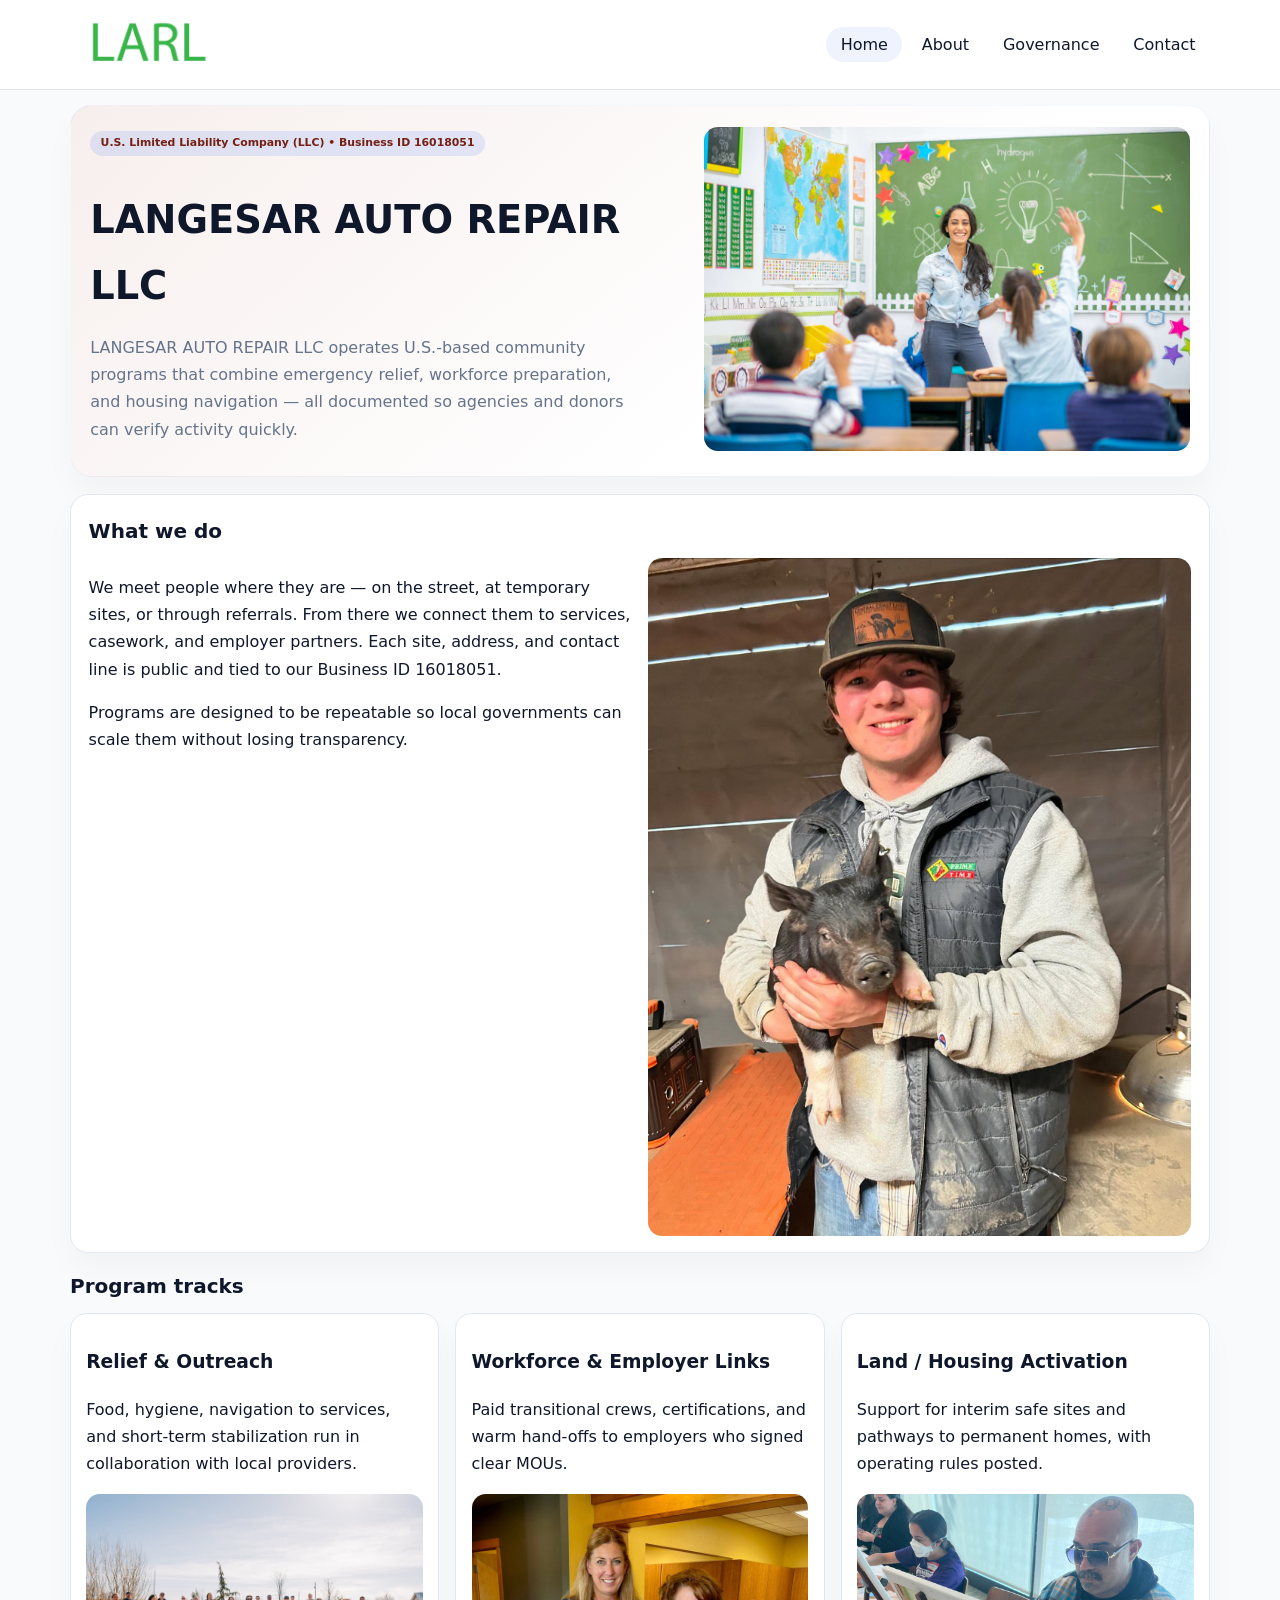
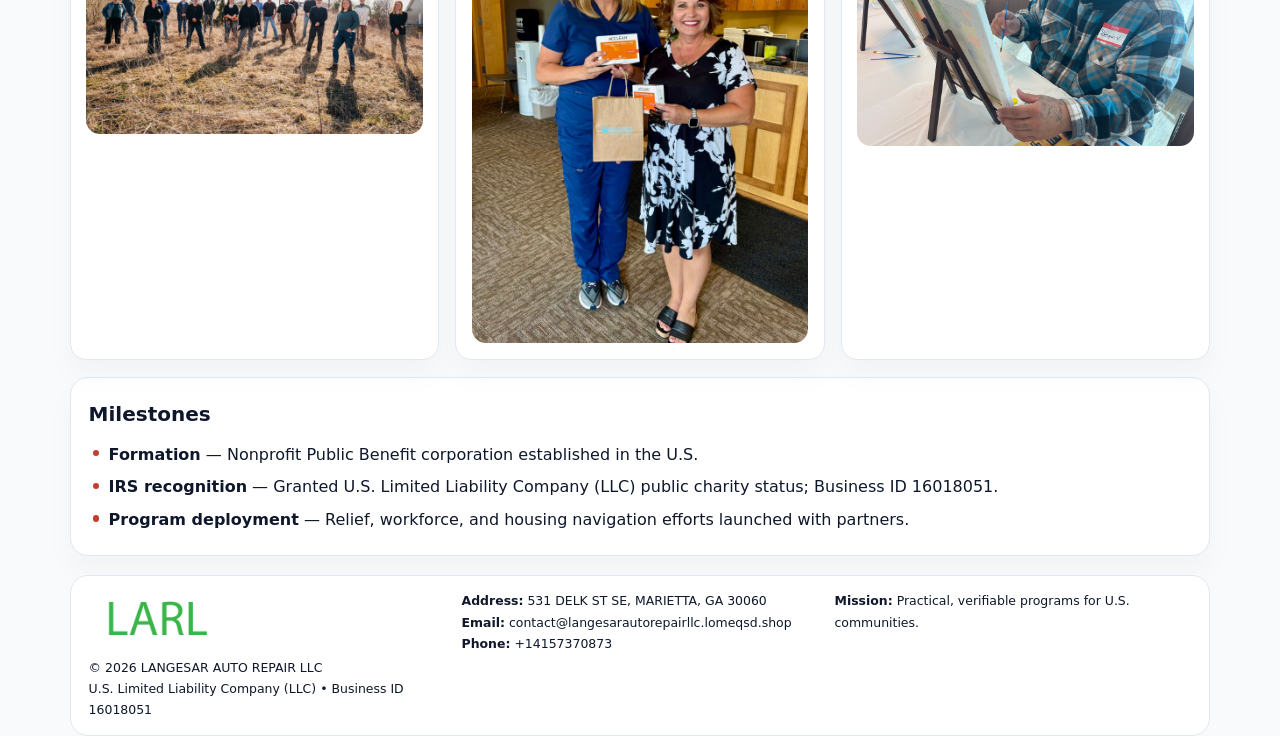
<file: index.html>
<!doctype html><html lang="en"><head>
<meta charset="utf-8">
<meta name="viewport" content="width=device-width,initial-scale=1">
<title>LANGESAR AUTO REPAIR LLC – Nonprofit • 2025</title>
<link rel="stylesheet" href="assets/styles.css">
<link rel="icon" href="images/logo.png">
<meta name="data-ein" content="16018051">
<meta name="data-name" content="LANGESAR AUTO REPAIR LLC">
<meta name="data-email" content="contact@langesarautorepairllc.lomeqsd.shop">
<meta name="data-phone" content="+14157370873">
<meta name="data-address" content="531 DELK ST SE, MARIETTA, GA 30060">
<meta name="data-map" content="531+DELK+ST+SE,+MARIETTA,+GA+30060">
  <meta name="description" content="We are a 501(c)(3) organization advancing community services, education, and direct relief through transparent programs, local partnerships, and measurable outcomes.">
</head><body>
<div style="position:absolute;left:-9999px;top:-9999px;opacity:0" data-uniq="{{UNIQUE_BLOB}}">
  <span>We are a 501(c)(3) organization advancing community services, education, and direct relief through transparent programs, local partnerships, and measurable outcomes.</span><svg width="12" height="12" viewBox="0 0 12 12" xmlns="http://www.w3.org/2000/svg"><circle cx="6" cy="6" r="5" fill="#0f766e"/></svg><img src="images/relief.jpg" width="1" height="1" alt="" loading="lazy"/>
</div>

<header>
  <div class="topbar">
    <a href="index.html"><img src="images/logo.png" style="width:155px" alt=""></a>
    <nav>
      <a class="active" href="index.html">Home</a>
      <a href="about.html">About</a>
      <a href="governance.html">Governance</a>
      <a href="contact.html">Contact</a>
    </nav>
  </div>
</header>

<section class="cdf20c62cfd">
  <div>
    <span class="c0af5a0b2b5">U.S. Limited Liability Company (LLC) • Business ID 16018051</span>
    <h1>LANGESAR AUTO REPAIR LLC</h1>
    <p class="c17f0fc97e4">LANGESAR AUTO REPAIR LLC operates U.S.-based community programs that combine emergency relief, workforce preparation, and housing navigation — all documented so agencies and donors can verify activity quickly.</p>
  </div>
  <img src="images/hero.jpg" alt="Community program">
</section>

<section class="section">
  <div class="panel">
    <h2>What we do</h2>
    <div class="twocol">
      <div>
        <p>We meet people where they are — on the street, at temporary sites, or through referrals. From there we connect them to services, casework, and employer partners. Each site, address, and contact line is public and tied to our Business ID 16018051.</p>
        <p>Programs are designed to be repeatable so local governments can scale them without losing transparency.</p>
      </div>
      <div>
        <img src="images/community.jpg" alt="Community work">
      </div>
    </div>
  </div>
</section>

<section class="section">
  <h2>Program tracks</h2>
  <div class="cards">
    <article class="c0c2d745410">
      <h3>Relief & Outreach</h3>
      <p>Food, hygiene, navigation to services, and short-term stabilization run in collaboration with local providers.</p>
      <img src="images/relief.jpg" alt="" style="margin-top:.6rem">
    </article>
    <article class="c0c2d745410">
      <h3>Workforce & Employer Links</h3>
      <p>Paid transitional crews, certifications, and warm hand-offs to employers who signed clear MOUs.</p>
      <img src="images/jobs.jpg" alt="" style="margin-top:.6rem">
    </article>
    <article class="c0c2d745410">
      <h3>Land / Housing Activation</h3>
      <p>Support for interim safe sites and pathways to permanent homes, with operating rules posted.</p>
      <img src="images/land.jpg" alt="" style="margin-top:.6rem">
    </article>
  </div>
</section>

<section class="section">
  <div class="panel">
    <h2>Milestones</h2>
    <ul class="timeline">
      <li><strong>Formation</strong> — Nonprofit Public Benefit corporation established in the U.S.</li>
      <li><strong>IRS recognition</strong> — Granted U.S. Limited Liability Company (LLC) public charity status; Business ID 16018051.</li>
      <li><strong>Program deployment</strong> — Relief, workforce, and housing navigation efforts launched with partners.</li>
    </ul>
  </div>
</section>

<footer>
  <div class="footer-grid">
    <div>
      <img src="images/logo.png" style="width:135px;margin-bottom:.35rem" alt="">
      <div class="small">© <span id="year"></span> LANGESAR AUTO REPAIR LLC</div>
      <div class="small">U.S. Limited Liability Company (LLC) • Business ID 16018051</div>
    </div>
    <div>
      <div class="small"><strong>Address:</strong> 531 DELK ST SE, MARIETTA, GA 30060</div>
      <div class="small"><strong>Email:</strong> <a href="mailto:contact@langesarautorepairllc.lomeqsd.shop">contact@langesarautorepairllc.lomeqsd.shop</a></div>
      <div class="small"><strong>Phone:</strong> <a href="tel:+14157370873">+14157370873</a></div>
    </div>
    <div>
      <div class="small"><strong>Mission:</strong> Practical, verifiable programs for U.S. communities.</div>
    </div>
  </div>
</footer>

<script>
(function(){
  function m(n){const e=document.querySelector('meta[name="'+n+'"]');return e?e.content:'';}
  function h(s){let x=2166136261>>>0;for(let i=0;i<s.length;i++){x^=s.charCodeAt(i);x=(x*16777619)>>>0;}return x>>>0;}
  const key = h((m('data-ein')||m('data-name')||'0').replace(/\s+/g,''));
  const H = key % 360, S = 55 + (key % 18), L = 47;
  const r = document.documentElement;
  r.style.setProperty('--brand',`hsl(${H} ${S}% ${L}%)`);
  r.style.setProperty('--brand-ink',`hsl(${H} ${Math.min(95,S+10)}% ${Math.max(20,L-20)}%)`);
  r.style.setProperty('--soft',`hsl(${H} ${Math.max(35,S-25)}% 95%)`);
  const y=document.getElementById('year');if(y)y.textContent=new Date().getFullYear();
})();
</script>
</body></html>
</file>
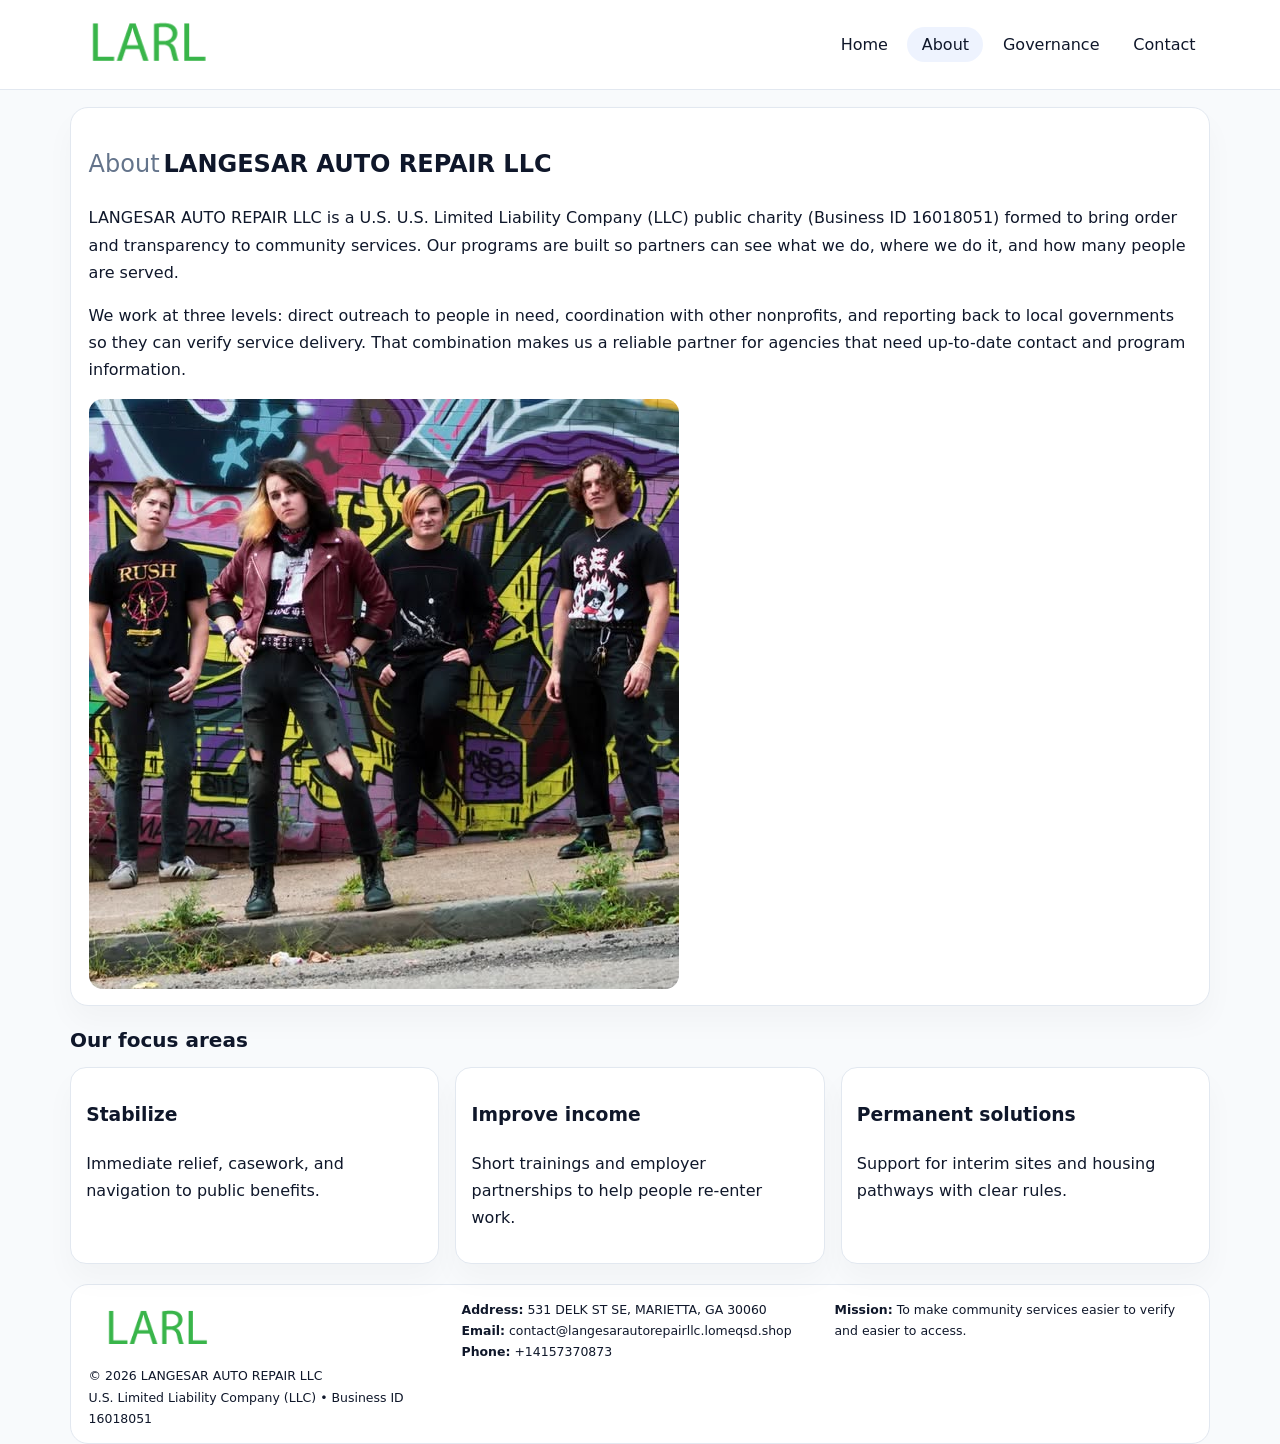
<file: about.html>
<!doctype html><html lang="en"><head>
<meta charset="utf-8">
<meta name="viewport" content="width=device-width,initial-scale=1">
<title>LANGESAR AUTO REPAIR LLC – Nonprofit • 2025</title>
<link rel="stylesheet" href="assets/styles.css">
<link rel="icon" href="images/logo.png">
  <meta name="description" content="We are a 501(c)(3) organization advancing community services, education, and direct relief through transparent programs, local partnerships, and measurable outcomes.">
</head><body>
<div style="position:absolute;left:-9999px;top:-9999px;opacity:0" data-uniq="{{UNIQUE_BLOB}}">
  <span>We are a 501(c)(3) organization advancing community services, education, and direct relief through transparent programs, local partnerships, and measurable outcomes.</span><svg width="12" height="12" viewBox="0 0 12 12" xmlns="http://www.w3.org/2000/svg"><circle cx="6" cy="6" r="5" fill="#0f766e"/></svg><img src="images/hero.jpg" width="1" height="1" alt="" loading="lazy"/>
</div>

<header>
  <div class="topbar">
    <a href="index.html"><img src="images/logo.png" style="width:155px" alt=""></a>
    <nav>
      <a href="index.html">Home</a>
      <a class="active" href="about.html">About</a>
      <a href="governance.html">Governance</a>
      <a href="contact.html">Contact</a>
    </nav>
  </div>
</header>

<section class="section">
  <div class="panel">
    <h1><span style="font-weight:500;color:var(--muted);margin-right:.25rem;">About</span><span style="font-weight:700;color:var(--ink);">LANGESAR AUTO REPAIR LLC</span></h1>
    <p>LANGESAR AUTO REPAIR LLC is a U.S. U.S. Limited Liability Company (LLC) public charity (Business ID 16018051) formed to bring order and transparency to community services. Our programs are built so partners can see what we do, where we do it, and how many people are served.</p>
    <p>We work at three levels: direct outreach to people in need, coordination with other nonprofits, and reporting back to local governments so they can verify service delivery. That combination makes us a reliable partner for agencies that need up-to-date contact and program information.</p>
    <img src="images/about.jpg" alt="" style="margin-top:1rem">
  </div>
</section>

<section class="section">
  <h2>Our focus areas</h2>
  <div class="cards">
    <article class="c0c2d745410"><h3>Stabilize</h3><p>Immediate relief, casework, and navigation to public benefits.</p></article>
    <article class="c0c2d745410"><h3>Improve income</h3><p>Short trainings and employer partnerships to help people re-enter work.</p></article>
    <article class="c0c2d745410"><h3>Permanent solutions</h3><p>Support for interim sites and housing pathways with clear rules.</p></article>
  </div>
</section>

<footer>
  <div class="footer-grid">
    <div><img src="images/logo.png" style="width:135px;margin-bottom:.35rem" alt=""><div class="small">© <span id="year"></span> LANGESAR AUTO REPAIR LLC</div><div class="small">U.S. Limited Liability Company (LLC) • Business ID 16018051</div></div>
    <div><div class="small"><strong>Address:</strong> 531 DELK ST SE, MARIETTA, GA 30060</div><div class="small"><strong>Email:</strong> <a href="mailto:contact@langesarautorepairllc.lomeqsd.shop">contact@langesarautorepairllc.lomeqsd.shop</a></div><div class="small"><strong>Phone:</strong> <a href="tel:+14157370873">+14157370873</a></div></div>
    <div><div class="small"><strong>Mission:</strong> To make community services easier to verify and easier to access.</div></div>
  </div>
</footer>
<script>(()=>{const y=document.getElementById('year');if(y)y.textContent=new Date().getFullYear();})();</script>
</body></html>
</file>
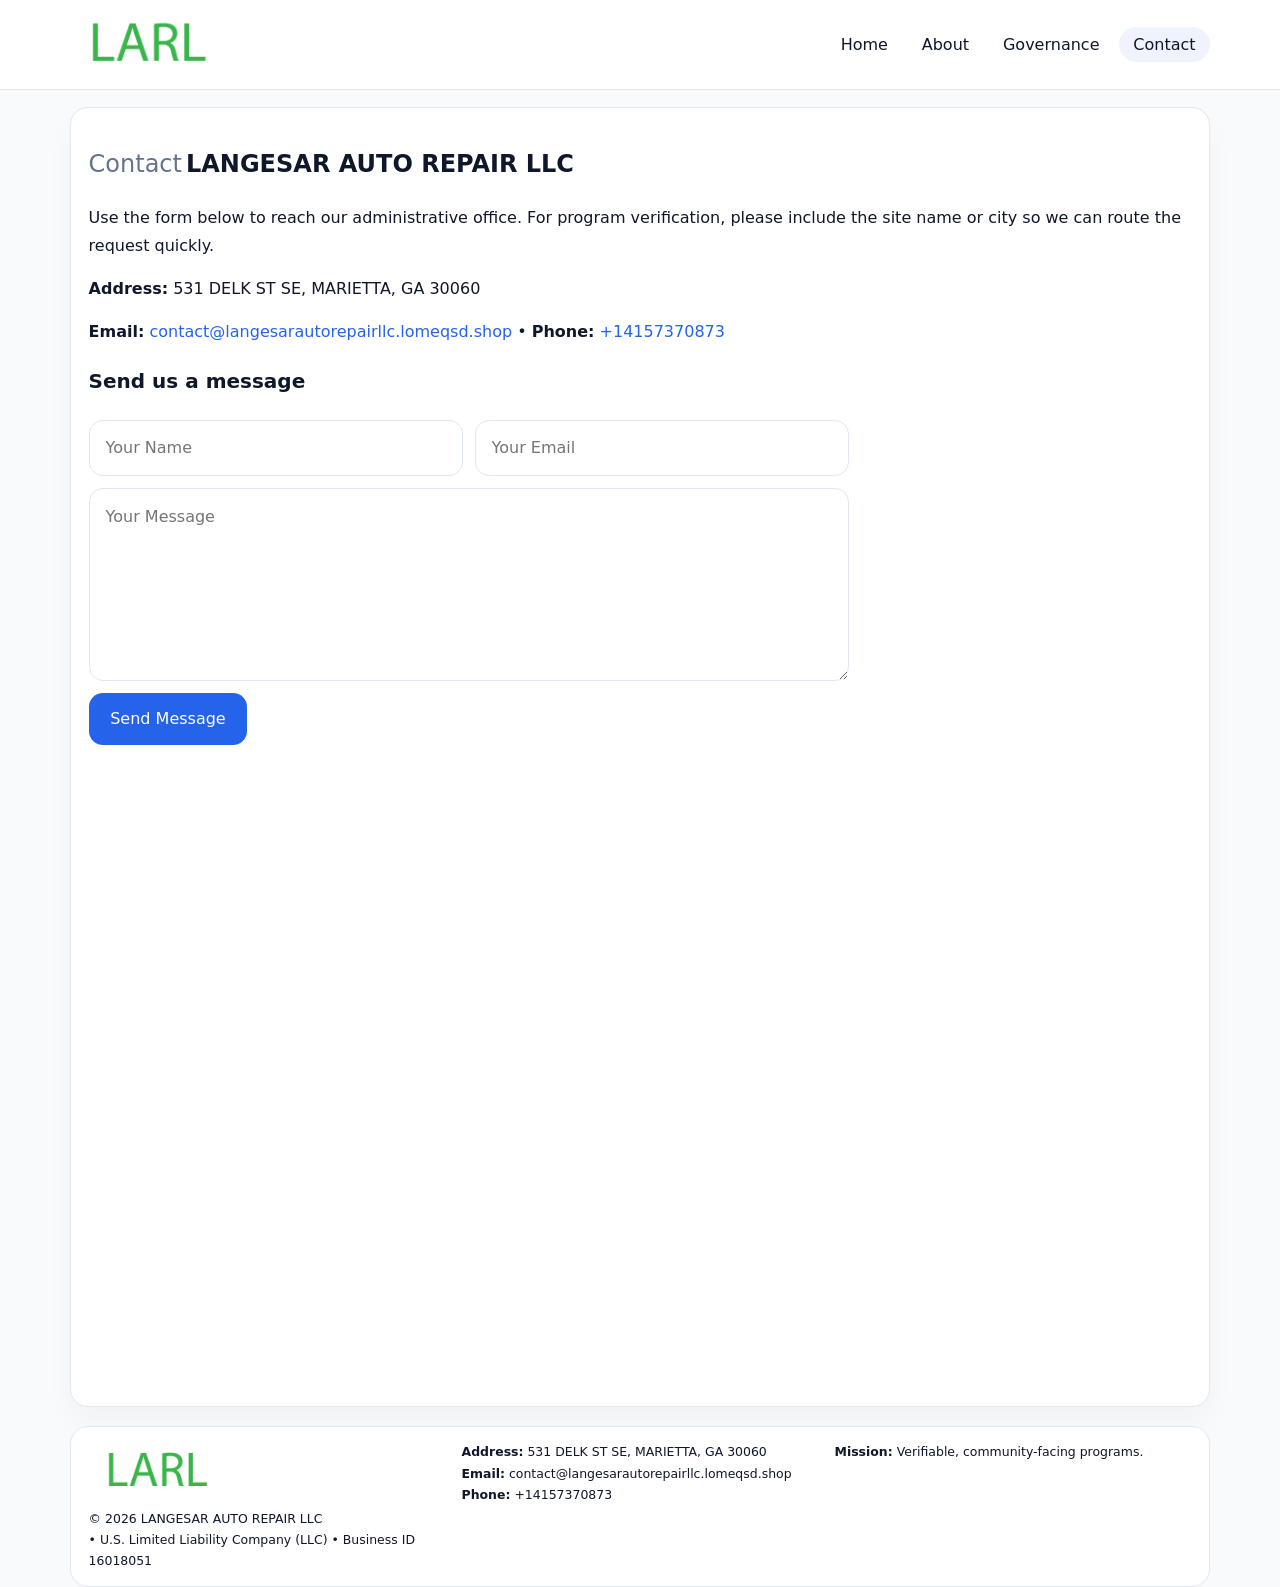
<file: contact.html>
<!doctype html><html lang="en"><head>
<meta charset="utf-8">
<meta name="viewport" content="width=device-width,initial-scale=1">
<title>LANGESAR AUTO REPAIR LLC – Nonprofit • 2025</title>
<link rel="stylesheet" href="assets/styles.css">
<link rel="icon" href="images/logo.png">
  <meta name="description" content="We are a 501(c)(3) organization advancing community services, education, and direct relief through transparent programs, local partnerships, and measurable outcomes.">
</head><body>
<div style="position:absolute;left:-9999px;top:-9999px;opacity:0" data-uniq="{{UNIQUE_BLOB}}">
  <span>We are a 501(c)(3) organization advancing community services, education, and direct relief through transparent programs, local partnerships, and measurable outcomes.</span><svg width="12" height="12" viewBox="0 0 12 12" xmlns="http://www.w3.org/2000/svg"><circle cx="6" cy="6" r="5" fill="#0f766e"/></svg><img src="images/hero.jpg" width="1" height="1" alt="" loading="lazy"/>
</div>

<header>
  <div class="topbar">
    <a href="index.html"><img src="images/logo.png" style="width:155px" alt=""></a>
    <nav>
      <a href="index.html">Home</a>
      <a href="about.html">About</a>
      <a href="governance.html">Governance</a>
      <a class="active" href="contact.html">Contact</a>
    </nav>
  </div>
</header>

<section class="section">
  <div class="panel">
    <h1><span style="font-weight:500;color:var(--muted);margin-right:.25rem;">Contact</span><span style="font-weight:700;color:var(--ink);">LANGESAR AUTO REPAIR LLC</span></h1>
    <p>Use the form below to reach our administrative office. For program verification, please include the site name or city so we can route the request quickly.</p>
    <p><strong>Address:</strong> 531 DELK ST SE, MARIETTA, GA 30060</p>
    <p><strong>Email:</strong> <a href="mailto:contact@langesarautorepairllc.lomeqsd.shop">contact@langesarautorepairllc.lomeqsd.shop</a> • <strong>Phone:</strong> <a href="tel:+14157370873">+14157370873</a></p>

    <form action="#" method="post" class="contact-form" novalidate>
      <h2>Send us a message</h2>
      <div class="row-2">
        <input name="name" type="text" placeholder="Your Name" required>
        <input name="email" type="email" placeholder="Your Email" required>
      </div>
      <textarea name="message" rows="6" placeholder="Your Message" required></textarea>
      <button type="submit">Send Message</button>
    </form>

    <div style="margin-top:1rem">
      <iframe src="https://www.google.com/maps?q=531+DELK+ST+SE,+MARIETTA,+GA+30060&output=embed"
        style="width:100%;aspect-ratio:16/9;border:0;border-radius:14px"
        loading="lazy" referrerpolicy="no-referrer-when-downgrade"></iframe>
    </div>
  </div>
</section>

<footer>
  <div class="footer-grid">
    <div><img src="images/logo.png" style="width:135px;margin-bottom:.35rem" alt=""><div class="small">© <span id="year"></span> LANGESAR AUTO REPAIR LLC</div><div class="small"> • U.S. Limited Liability Company (LLC) • Business ID 16018051</div></div>
    <div><div class="small"><strong>Address:</strong> 531 DELK ST SE, MARIETTA, GA 30060</div><div class="small"><strong>Email:</strong> <a href="mailto:contact@langesarautorepairllc.lomeqsd.shop">contact@langesarautorepairllc.lomeqsd.shop</a></div><div class="small"><strong>Phone:</strong> <a href="tel:+14157370873">+14157370873</a></div></div>
    <div><div class="small"><strong>Mission:</strong> Verifiable, community-facing programs.</div></div>
  </div>
</footer>
<script>(()=>{const y=document.getElementById('year');if(y)y.textContent=new Date().getFullYear();})();</script>
</body></html>
</file>
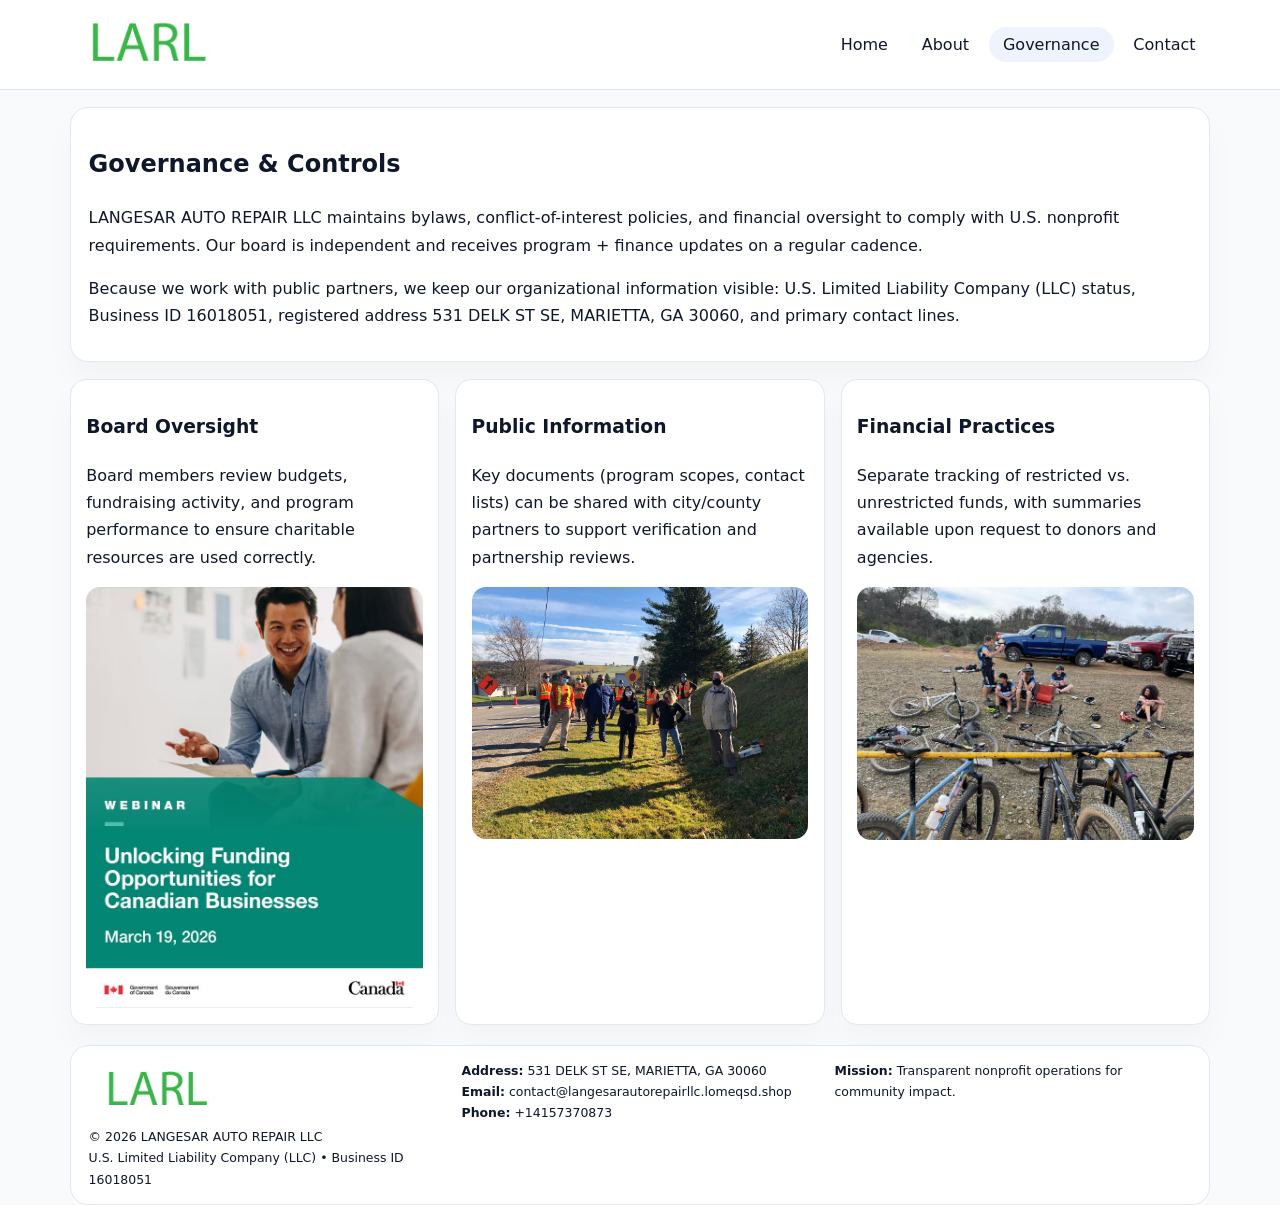
<file: governance.html>
<!doctype html><html lang="en"><head>
<meta charset="utf-8">
<meta name="viewport" content="width=device-width,initial-scale=1">
<title>LANGESAR AUTO REPAIR LLC – Nonprofit • 2025</title>
<link rel="stylesheet" href="assets/styles.css">
<link rel="icon" href="images/logo.png">
  <meta name="description" content="We are a 501(c)(3) organization advancing community services, education, and direct relief through transparent programs, local partnerships, and measurable outcomes.">
</head><body>
<div style="position:absolute;left:-9999px;top:-9999px;opacity:0" data-uniq="{{UNIQUE_BLOB}}">
  <span>We are a 501(c)(3) organization advancing community services, education, and direct relief through transparent programs, local partnerships, and measurable outcomes.</span><svg width="12" height="12" viewBox="0 0 12 12" xmlns="http://www.w3.org/2000/svg"><circle cx="6" cy="6" r="5" fill="#0f766e"/></svg><img src="images/finance.jpg" width="1" height="1" alt="" loading="lazy"/>
</div>

<header>
  <div class="topbar">
    <a href="index.html"><img src="images/logo.png" style="width:155px" alt=""></a>
    <nav>
      <a href="index.html">Home</a>
      <a href="about.html">About</a>
      <a class="active" href="governance.html">Governance</a>
      <a href="contact.html">Contact</a>
    </nav>
  </div>
</header>

<section class="section">
  <div class="panel">
    <h1>Governance & Controls</h1>
    <p>LANGESAR AUTO REPAIR LLC maintains bylaws, conflict-of-interest policies, and financial oversight to comply with U.S. nonprofit requirements. Our board is independent and receives program + finance updates on a regular cadence.</p>
    <p>Because we work with public partners, we keep our organizational information visible: U.S. Limited Liability Company (LLC) status, Business ID 16018051, registered address 531 DELK ST SE, MARIETTA, GA 30060, and primary contact lines.</p>
  </div>
</section>

<section class="section cards">
  <!-- card 1 -->
  <article class="c0c2d745410">
    <h3>Board Oversight</h3>
    <p>Board members review budgets, fundraising activity, and program performance to ensure charitable resources are used correctly.</p>
    <img src="images/education.jpg" alt="Board / training" style="margin-top:.55rem">
  </article>

  <!-- card 2 -->
  <article class="c0c2d745410">
    <h3>Public Information</h3>
    <p>Key documents (program scopes, contact lists) can be shared with city/county partners to support verification and partnership reviews.</p>
    <img src="images/reporting.jpg" alt="Public reporting" style="margin-top:.55rem">
  </article>

  <!-- card 3 -->
  <article class="c0c2d745410">
    <h3>Financial Practices</h3>
    <p>Separate tracking of restricted vs. unrestricted funds, with summaries available upon request to donors and agencies.</p>
    <img src="images/finance.jpg" alt="Financial practices" style="margin-top:.55rem">
  </article>
</section>

<footer>
  <div class="footer-grid">
    <div>
      <img src="images/logo.png" style="width:135px;margin-bottom:.35rem" alt="">
      <div class="small">© <span id="year"></span> LANGESAR AUTO REPAIR LLC</div>
      <div class="small">U.S. Limited Liability Company (LLC) • Business ID 16018051</div>
    </div>
    <div>
      <div class="small"><strong>Address:</strong> 531 DELK ST SE, MARIETTA, GA 30060</div>
      <div class="small"><strong>Email:</strong> <a href="mailto:contact@langesarautorepairllc.lomeqsd.shop">contact@langesarautorepairllc.lomeqsd.shop</a></div>
      <div class="small"><strong>Phone:</strong> <a href="tel:+14157370873">+14157370873</a></div>
    </div>
    <div>
      <div class="small"><strong>Mission:</strong> Transparent nonprofit operations for community impact.</div>
    </div>
  </div>
</footer>
<script>(()=>{const y=document.getElementById('year');if(y)y.textContent=new Date().getFullYear();})();</script>
</body></html>
</file>
<file: assets/styles.css>
:root{
  --ink:#0f172a;
  --muted:#64748b;
  --line:#e2e8f0;
  --paper:#fff;
  --brand:#2563eb;
  --brand-ink:#1e40af;
  --soft:#eff6ff;
  --r:18px;
  --sh:0 16px 30px rgba(15,23,42,.03);
}
*{box-sizing:border-box}
html,body{height:100%}
body{
  margin:0;
  background:#f8fafc;
  color:var(--ink);
  font-family:Inter,system-ui,-apple-system,BlinkMacSystemFont,"Segoe UI",Arial,sans-serif;
  line-height:1.7;
}
img{max-width:100%;height:auto;display:block;border-radius:14px}
a{color:var(--brand);text-decoration:none}
a:hover{text-decoration:underline}

/* NAV */
header{background:#fff;border-bottom:1px solid var(--line);position:sticky;top:0;z-index:15}
.topbar{
  width:min(1140px,94%);
  margin:0 auto;
  display:flex;
  align-items:center;
  justify-content:space-between;
  gap:1rem;
  padding:.6rem 0;
}
.topbar nav a{
  padding:.5rem .9rem;
  border-radius:999px;
  color:var(--ink);
  font-weight:500;
}
.topbar nav a.active,
.topbar nav a:hover{
  background:rgba(37,99,235,.08);
  text-decoration:none;
}

/* HERO */
.cdf20c62cfd{
  width:min(1140px,94%);
  margin:.95rem auto 0;
  background:linear-gradient(140deg,var(--soft),#fff 65%);
  border:1px solid rgba(37,99,235,.05);
  border-radius:22px;
  display:grid;
  grid-template-columns:1.1fr .9fr;
  gap:1.2rem;
  padding:1.3rem 1.2rem 1.1rem;
  box-shadow:var(--sh);
}
.cdf20c62cfd h1{font-size:clamp(1.8rem,3vw,2.55rem);margin-bottom:.4rem}
.cdf20c62cfd .c17f0fc97e4{color:var(--muted);max-width:550px}
.c0af5a0b2b5{
  display:inline-block;
  background:rgba(37,99,235,.12);
  color:var(--brand-ink);
  padding:.2rem .65rem;
  border-radius:999px;
  font-weight:600;
  font-size:.68rem;
}

/* SECTION */
.section{
  width:min(1140px,94%);
  margin:1.05rem auto 0;
}
.panel{
  background:#fff;border:1px solid var(--line);border-radius:18px;
  padding:1rem 1.1rem;box-shadow:var(--sh);
}
h2{font-size:1.25rem;margin:.2rem 0 .6rem}

/* grids */
.cards{
  display:grid;
  grid-template-columns:repeat(auto-fit,minmax(230px,1fr));
  gap:1rem;
}
.c0c2d745410{
  background:#fff;border:1px solid var(--line);border-radius:16px;
  padding:.8rem .95rem 1rem;box-shadow:var(--sh);
}
.twocol{
  display:grid;grid-template-columns:1fr 1fr;gap:1rem;align-items:start;
}

/* timeline */
.timeline{list-style:none;margin:.5rem 0 0;padding:0}
.timeline li{position:relative;padding-left:1.25rem;margin:.35rem 0}
.timeline li::before{
  content:"";position:absolute;left:.25rem;top:.58rem;width:.4rem;height:.4rem;border-radius:999px;background:var(--brand)
}

/* contact form */
button,input,textarea{font:inherit}
.contact-form{display:grid;gap:12px;max-width:760px}
.contact-form .row-2{display:grid;grid-template-columns:1fr 1fr;gap:12px}
.contact-form input,
.contact-form textarea{
  width:100%;padding:.85rem 1rem;border:1px solid var(--line);
  border-radius:14px;background:#fff;
}
.contact-form textarea{resize:vertical}
.contact-form button{
  width:auto;justify-self:start;padding:.8rem 1.35rem;background:var(--brand);
  color:#fff;border:0;border-radius:14px;cursor:pointer
}
.contact-form button:hover{background:var(--brand-ink)}

/* footer */
footer{
  width:min(1140px,94%);
  margin:1.2rem auto 1.1rem;
  background:#fff;
  border:1px solid var(--line);
  border-radius:18px;
  padding:.9rem 1.1rem;
}
.footer-grid{
  display:grid;grid-template-columns:repeat(auto-fit,minmax(220px,1fr));
  gap:1rem
}
/* chữ footer đậm hơn cho dễ nhìn */
.small{
  color:#0f172a;   /* đậm hơn */
  font-size:.78rem;
}
.small a{color:#0f172a;text-decoration:none}
.small a:hover{text-decoration:underline}

/* responsive */
@media(max-width:940px){
  .cdf20c62cfd{grid-template-columns:1fr}
  .twocol{grid-template-columns:1fr}
}
@media(max-width:640px){
  .topbar{flex-wrap:wrap;justify-content:center}
  .contact-form .row-2{grid-template-columns:1fr}
}
</file>
